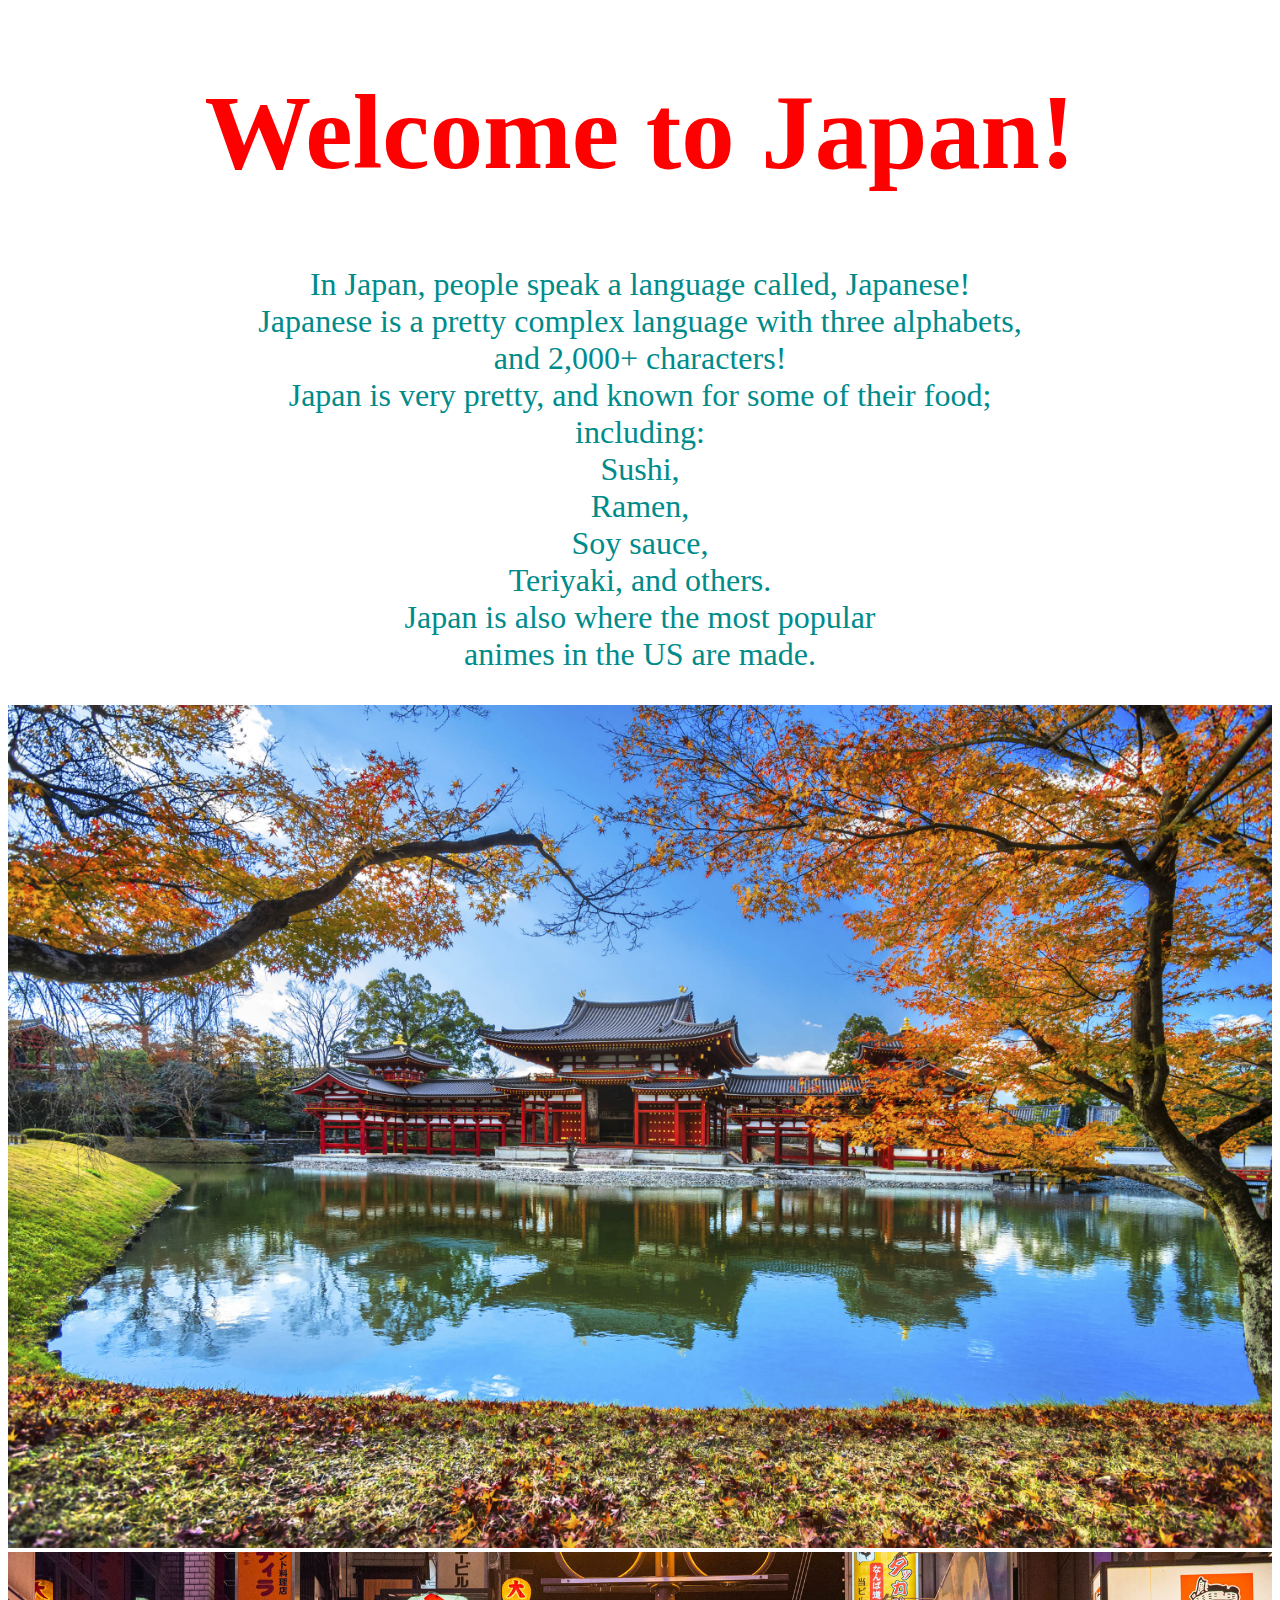
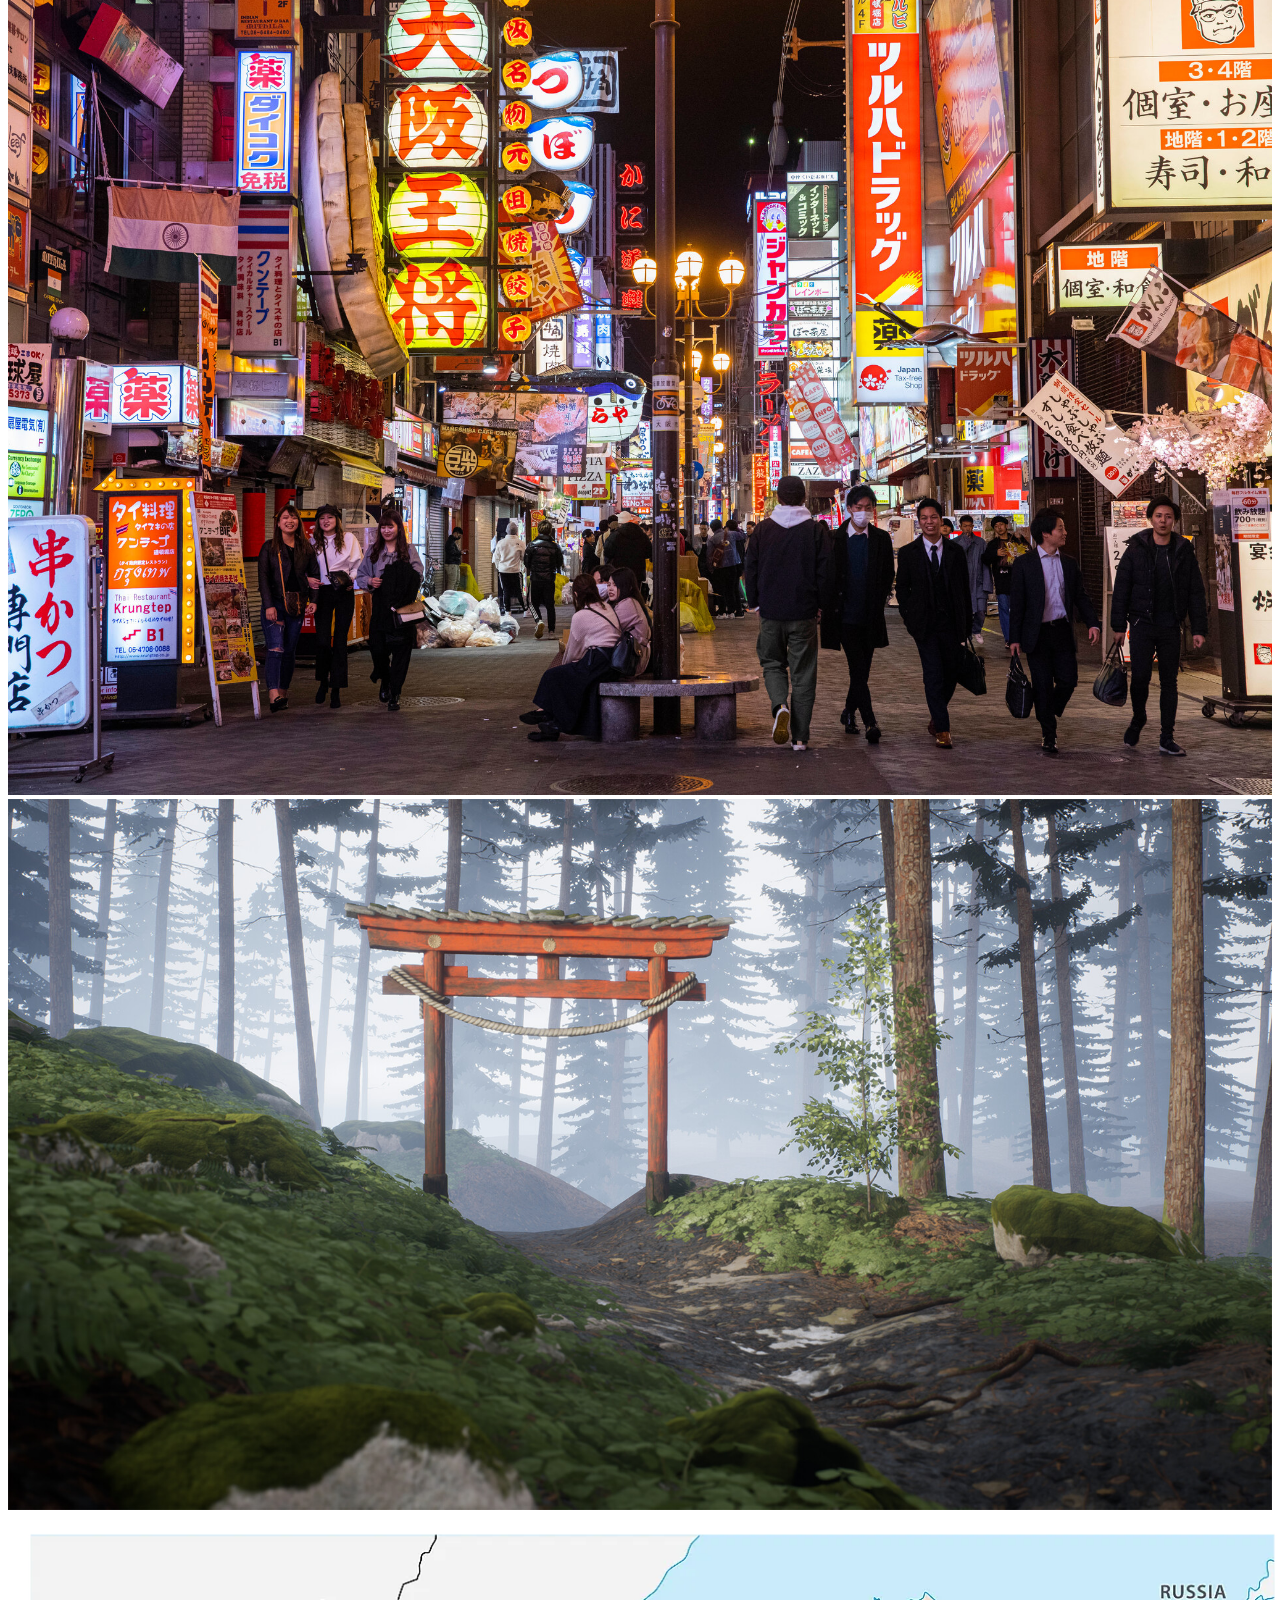
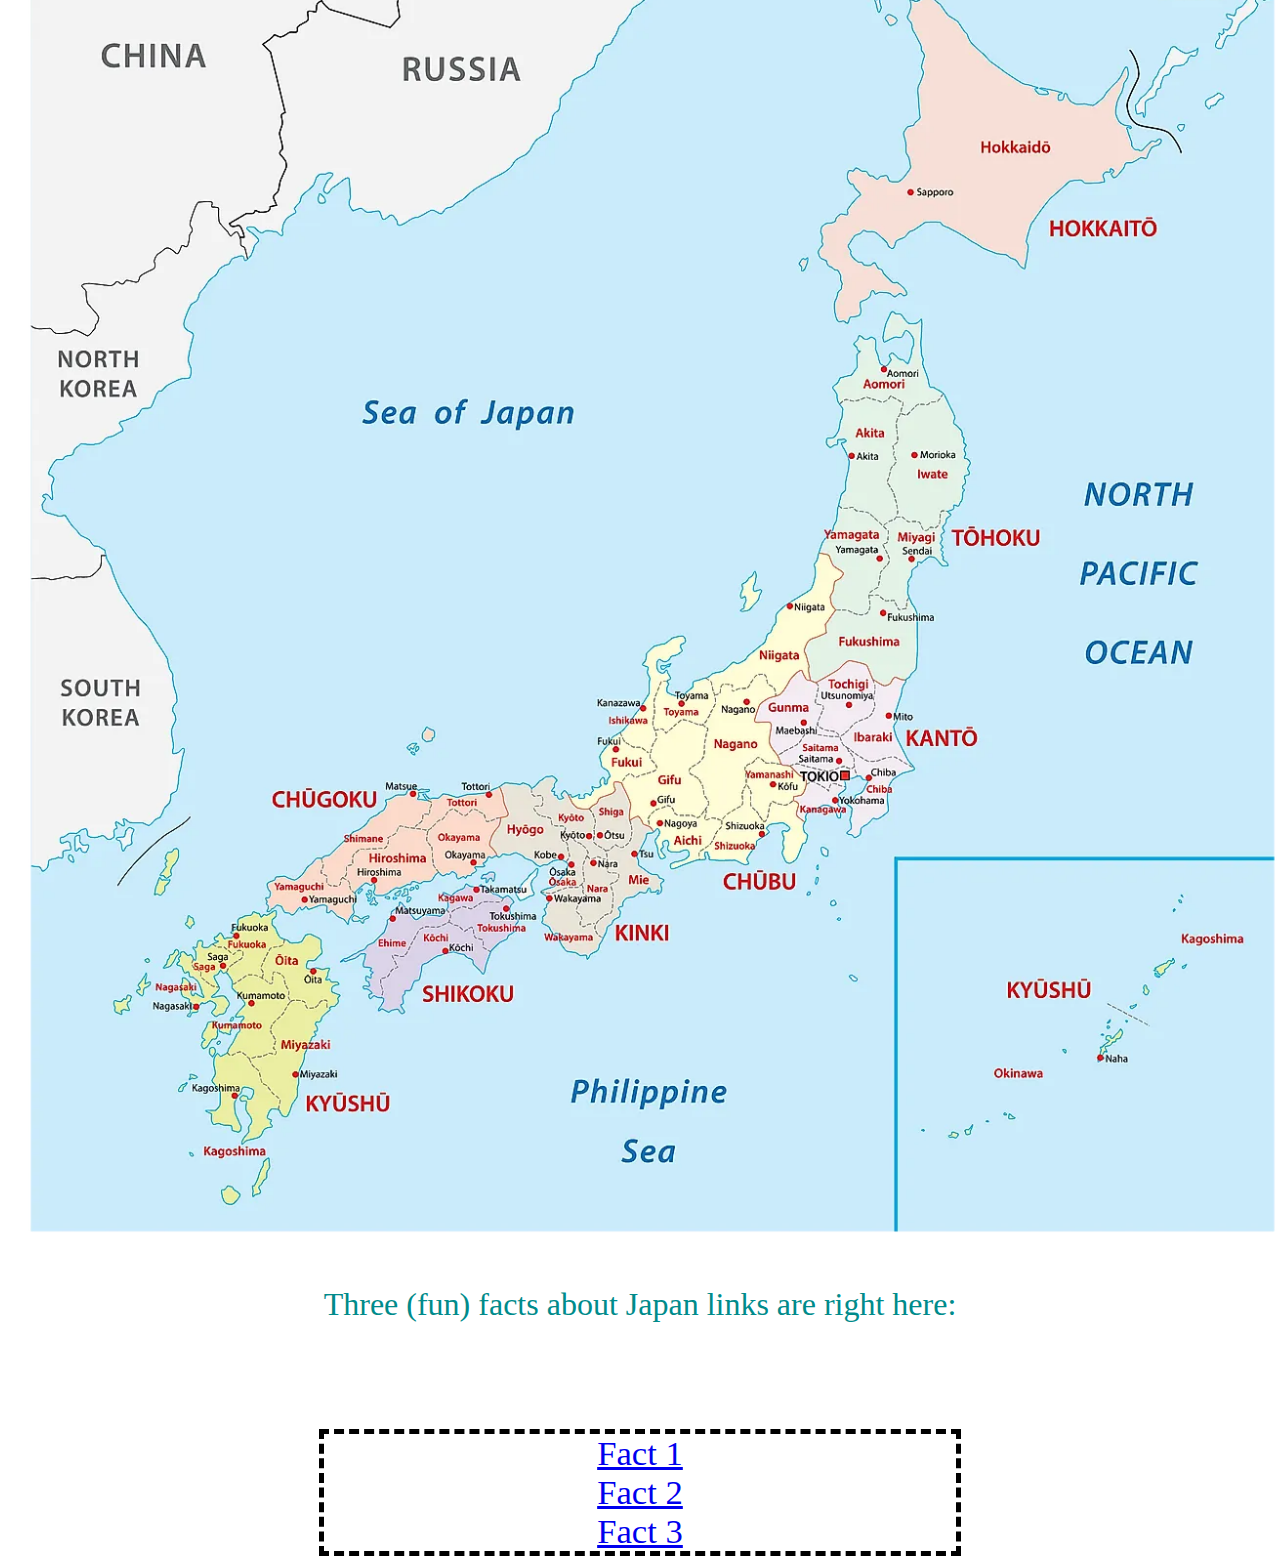
<file: index.html>
<!DOCTYPE html>

<html>
    <head>
        <title>
            Japan
        </title>

        <link rel="stylesheet" href="styles.css">

    </head>

    <body>
        <h1 class="welcometojapan">
            Welcome to Japan!
        </h1>

<p>
    In Japan, people speak a language called, Japanese! <br>
    Japanese is a pretty complex language with three alphabets, <br> and 2,000+ characters! <br>
    Japan is very pretty, and known for some of their food; <br>
    including: <br>
    Sushi, <br>
    Ramen, <br>
    Soy sauce, <br>
    Teriyaki, and others. <br>
    Japan is also where the most popular <br>
    animes in the US are made. 
    
</p>
    <img id= "pic1" src="Images/picofjapan3.jpg" alt="">
    <img id= "pic2" src="Images/picofjapan1.jpg" alt="">
    <img id= "pic3" src="Images/picofjapan2.jpg" alt="">
    <img id= "mapofjapan" src="Images/mapofjapan.webp" alt="">
<p>
    Three (fun) facts about Japan links are right here: <br> 
    <br> <br>
     
</p>

    <ul>
        <li><a href="fact1.html">Fact 1</a></li> <br>
        <li><a href="fact2.html">Fact 2</a></li> <br>
        <li><a href="fact3.html">Fact 3</a></li>
    </ul>

    </body>

</html>
</file>
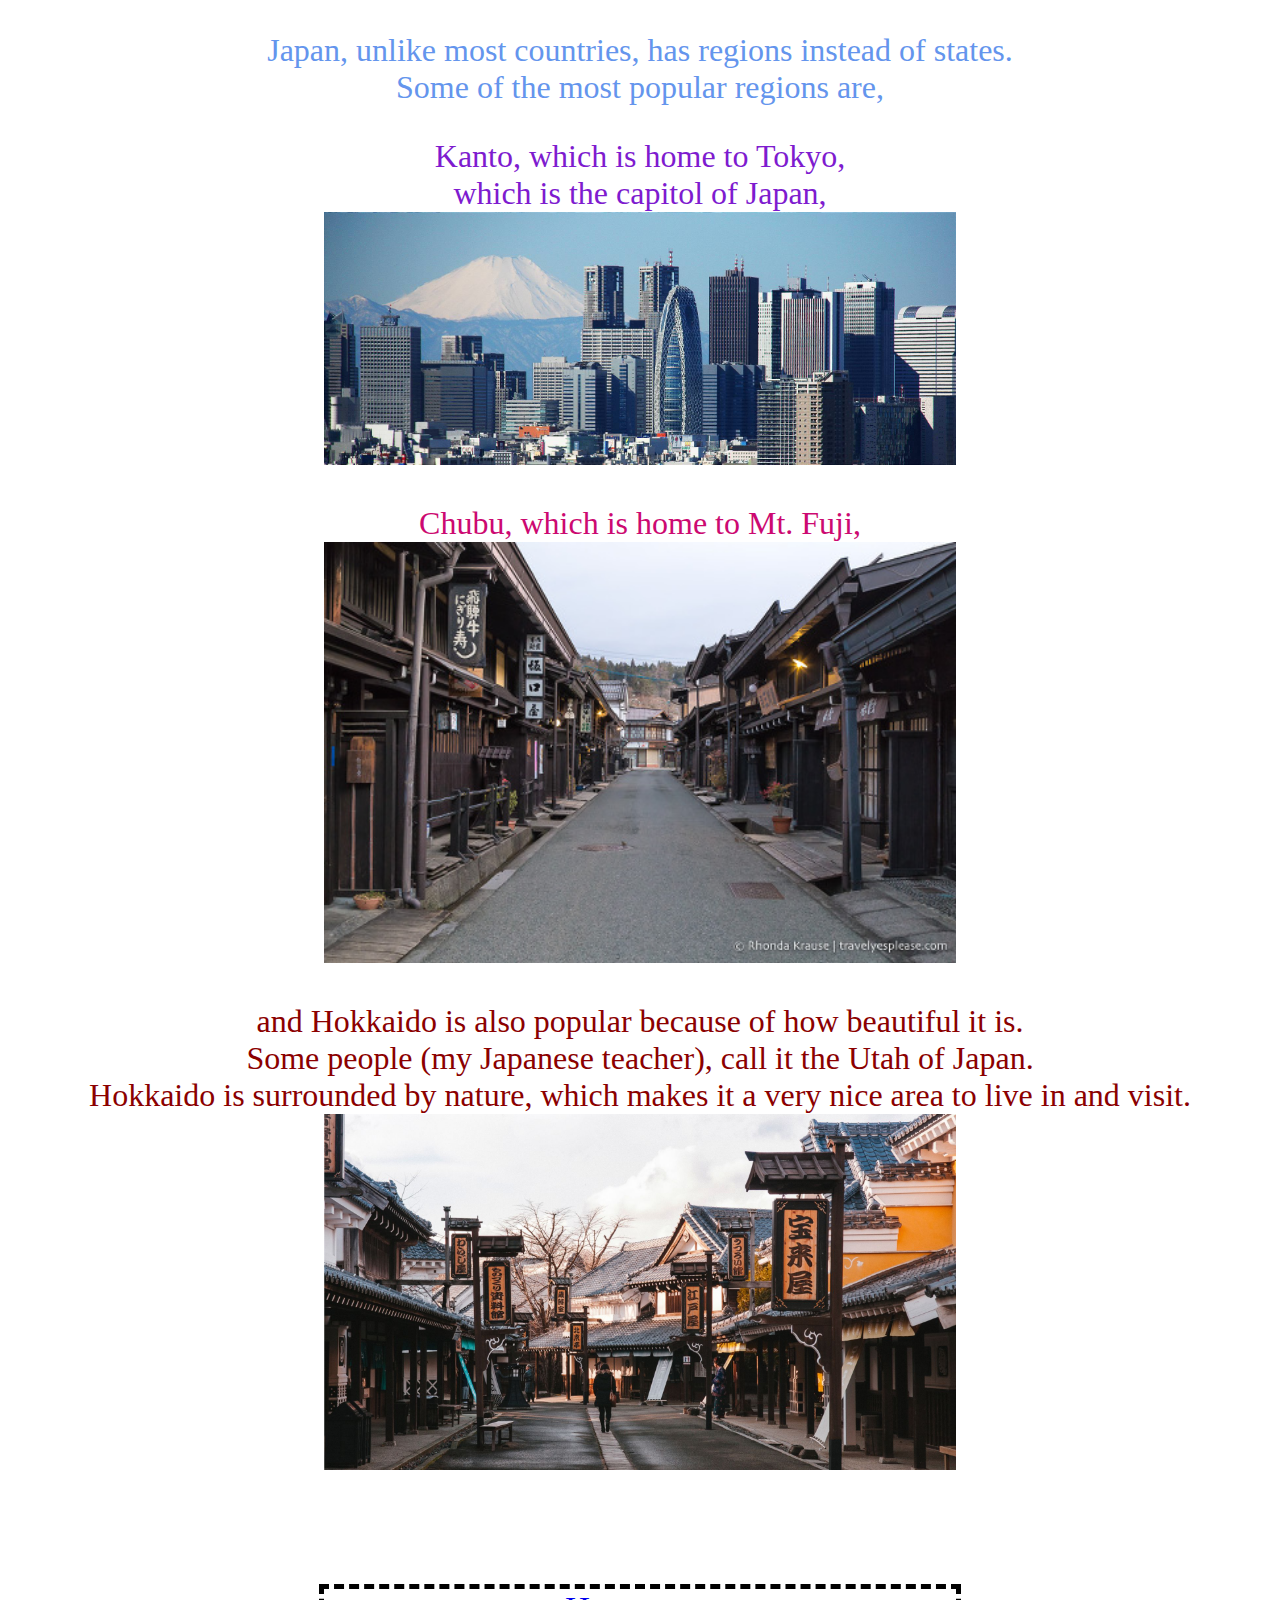
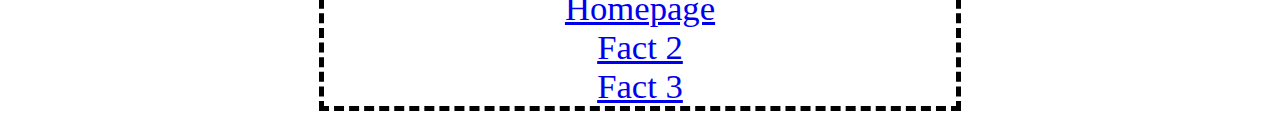
<file: fact1.html>
<!DOCTYPE html>
<html>

<head>
    <title>
        Fact about Japan number one!
    </title>

    <link rel="stylesheet" href="styles.css">
</head>


<body>
    <p id="fact1" class="fact1">
        Japan, unlike most countries, has regions instead of states. <br>
        Some of the most popular regions are, <br>
    </p>
    <p class="kantoregion">
         Kanto, which is home to Tokyo, <br>
         which is the capitol of Japan, <br>
         <img src="Images/kantoregion.jpg" alt="">
    </p>
    <p class="tohokuregion">
        Chubu, which is home to Mt. Fuji, <br>
        <img src="Images/chuburegion.jpg" alt="">
    </p>
     <p class="hokkaidoregion">
         and Hokkaido is also popular because of how beautiful it is. <br>
         Some people (my Japanese teacher), call it the Utah of Japan. <br>
         Hokkaido is surrounded by nature, which makes it a very nice area to live in and visit. <br>
         <img src="Images/hokkaidoregion.jpg" alt=""> <br> <br> <br>
    </p>
    
    <ul>
        <li><a href="index.html">Homepage</a></li> <br>
        <li><a href="fact2.html">Fact 2</a></li> <br>
        <li><a href="fact3.html">Fact 3</a></li> <br>
    </ul>
        
</body>

</html>
</file>
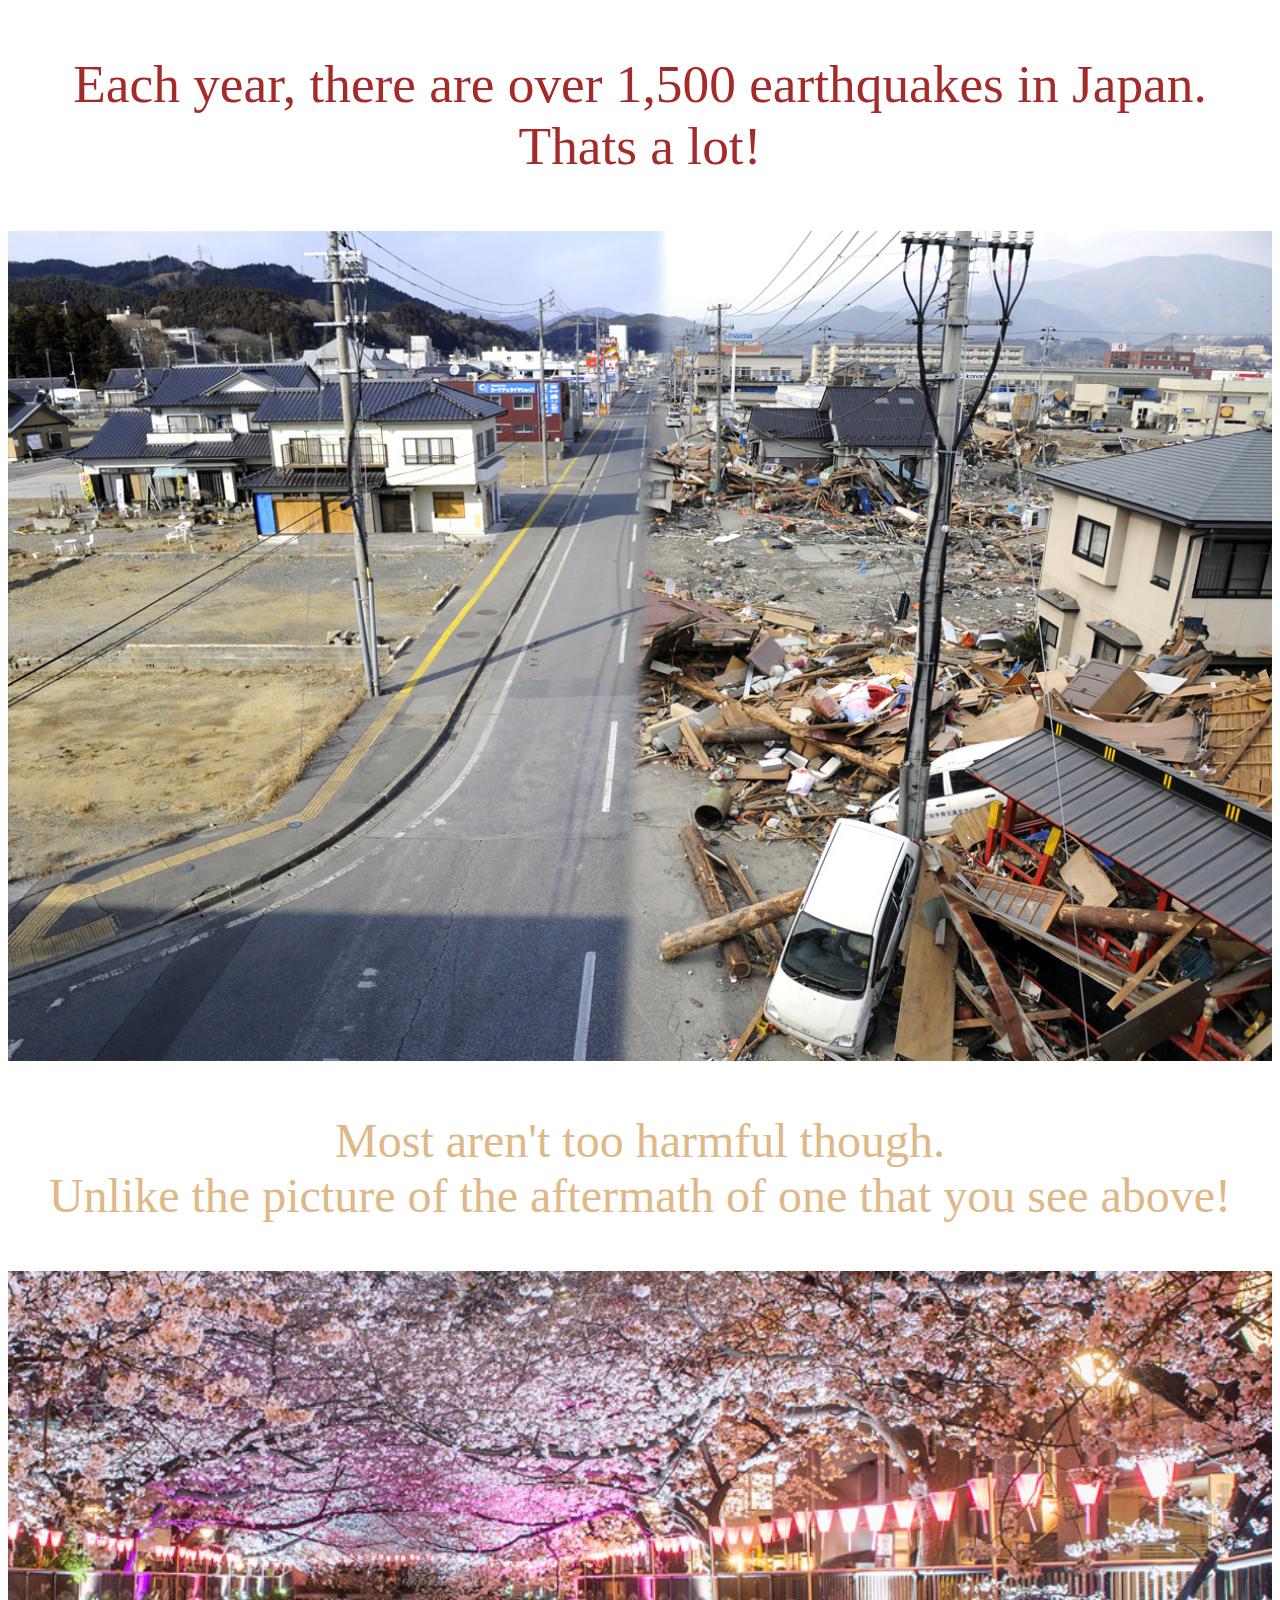
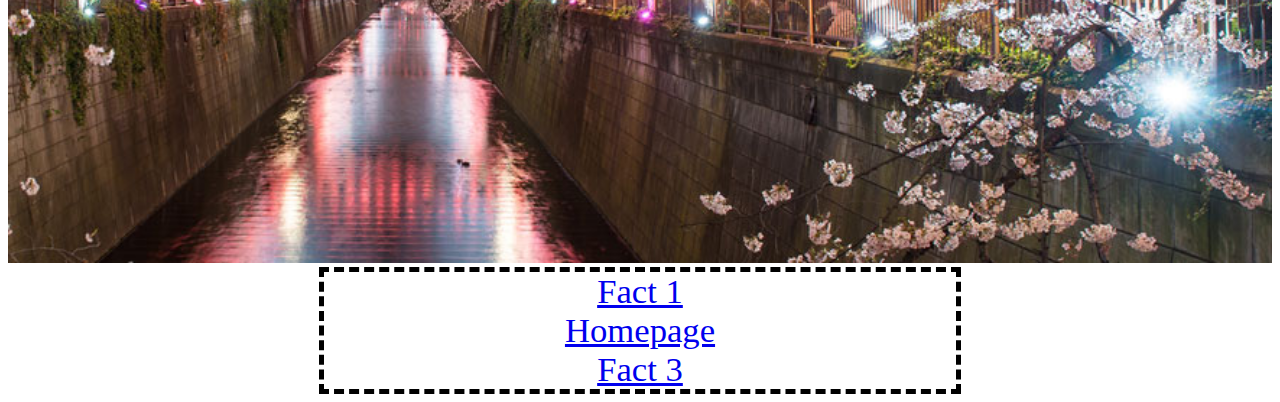
<file: fact2.html>
<!DOCTYPE html>

<html>
    <link rel="stylesheet" href="styles.css">
<body>


    <title>
        Fact about Japan two!
    </title>
    
    <p class="fact2">
        Each year, there are over 1,500 earthquakes in Japan. <br>
        Thats a lot! 
    </p>
    <img src="Images/picofjapanfact2.1.jpg" alt="" class="picofjapanfact21"> <br>
    <p class="fact21">
        Most aren't too harmful though. <br>
        Unlike the picture of the aftermath of one that you see above!
    </p>
    
    <img src="Images/picofjapanfact2.jpg" alt="" class="picofjapanfact2">

    <ul>
        <li><a href="fact1.html">Fact 1</a></li> <br>
        <li><a href="index.html">Homepage</a></li> <br>
        <li><a href="fact3.html">Fact 3</a></li> <br>
    </ul>
</body>


</html>
</file>
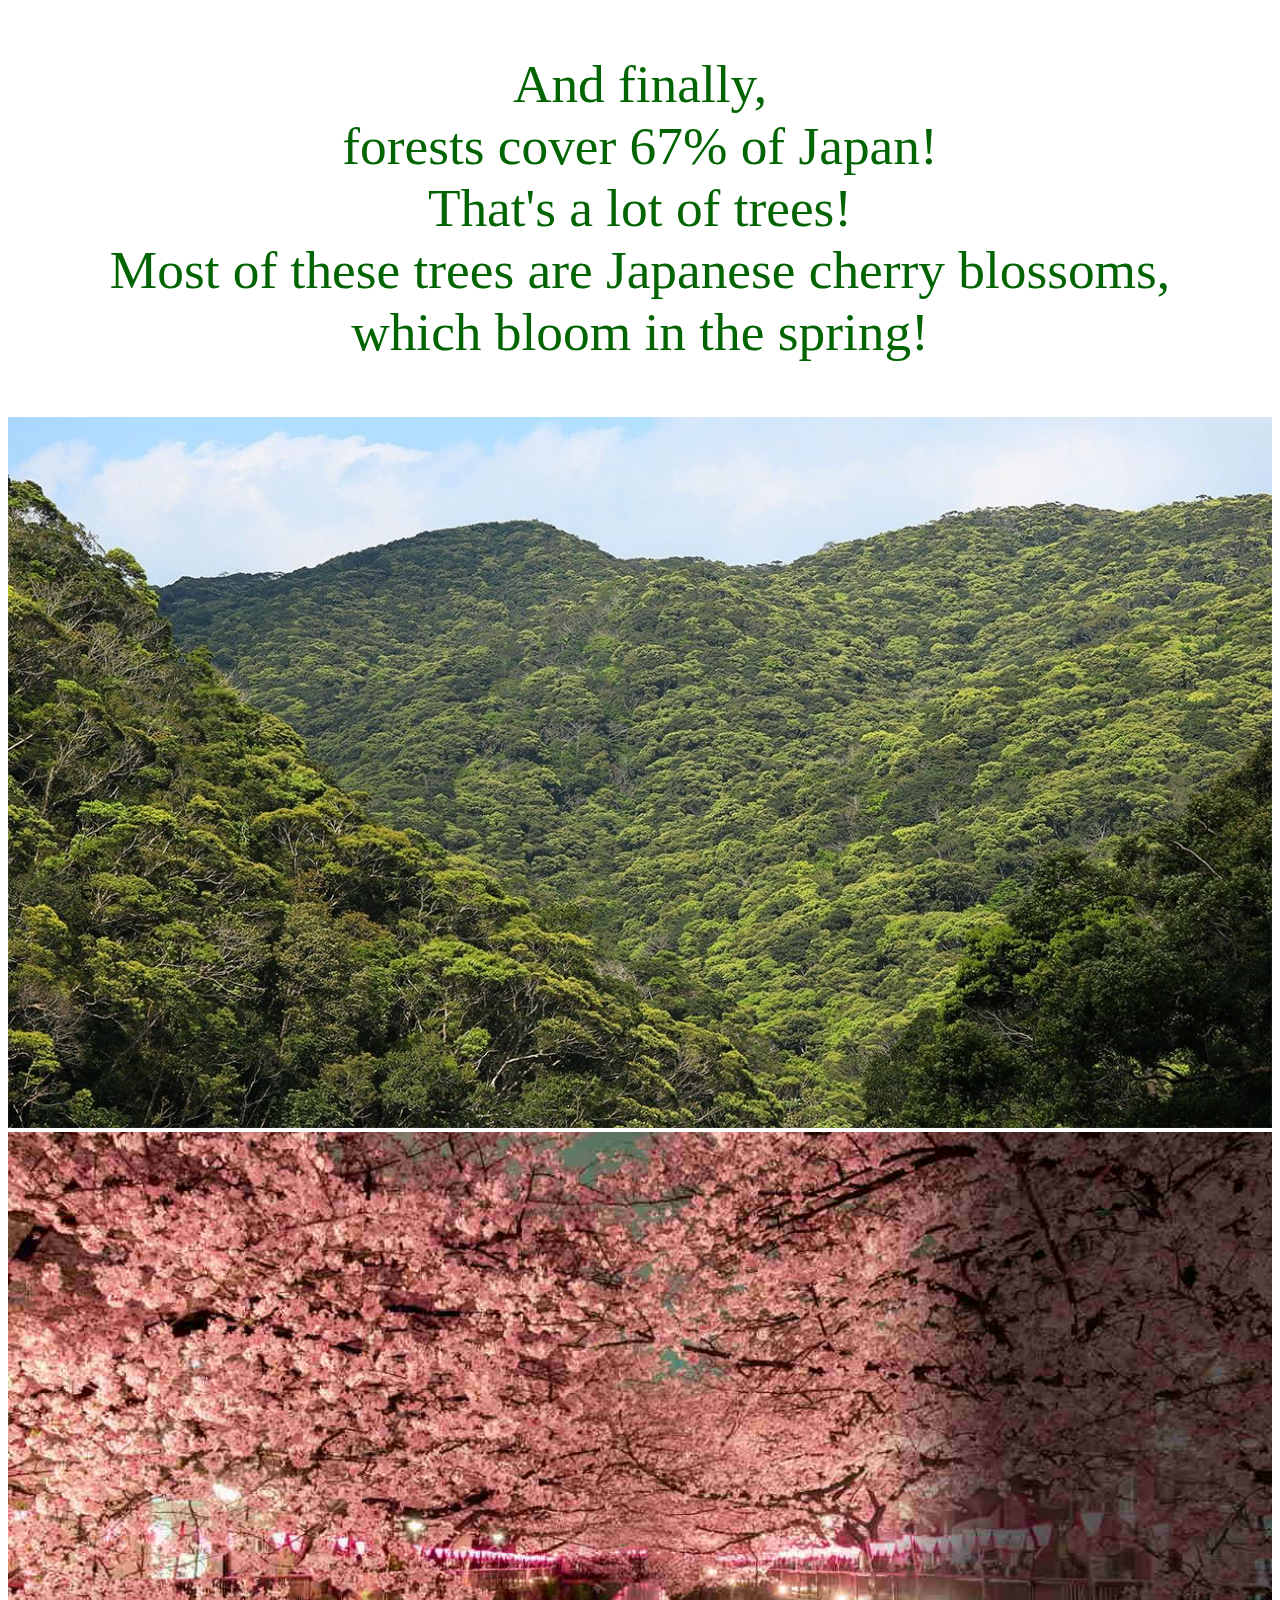
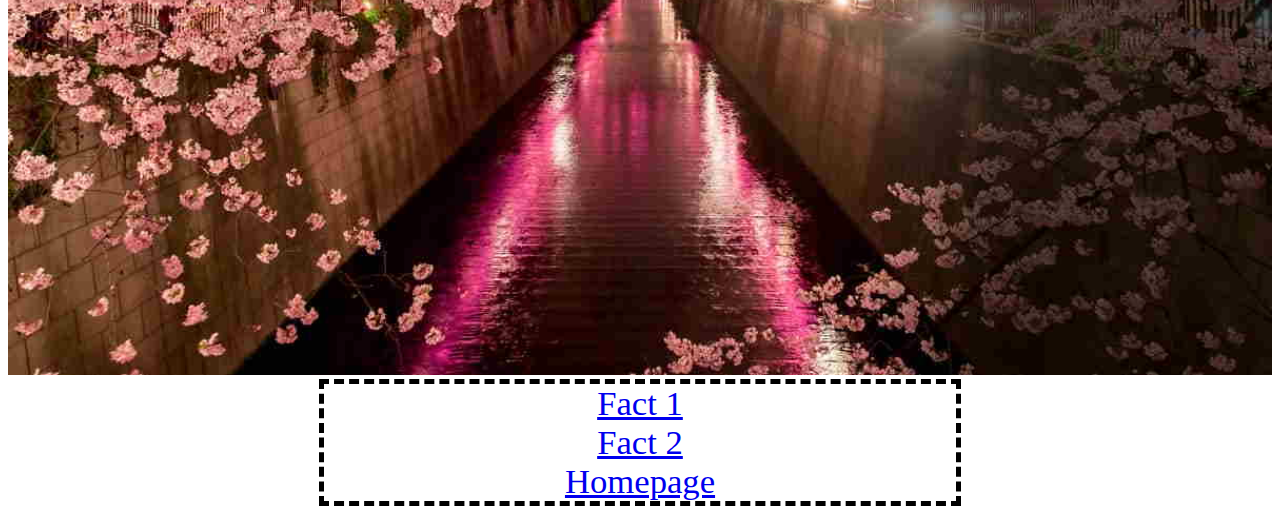
<file: fact3.html>
<!DOCTYPE html>

<html>
    <link rel="stylesheet" href="styles.css">
    <body>
    
    <title>
        Fact about Japan three!
    </title>
<head>
<p class="fact3">
    And finally, <br> 
    forests cover 67% of Japan! <br>
     That's a lot of trees! <br>
     Most of these trees are Japanese cherry blossoms, <br>
    which bloom in the spring! <br>
       </p>
</head>
    <img src="Images/picofjapanfact3.jpg" alt="" class="picofjapanfact3"> <br>
    <img src="Images/picofjapanfact3.1.jpg" alt="" class="picofjapanfact3">

    <ul>
        <li><a href="fact1.html">Fact 1</a></li> <br>
        <li><a href="fact2.html">Fact 2</a></li> <br>
        <li><a href="index.html">Homepage</a></li> <br>
    </ul>

    </body>


</html>
</file>
<file: styles.css>
.welcometojapan {
    font-size: 80pt;
    text-align: center;
    color: red;
}

p {
    font-size: 24pt;
    color: darkcyan;
    text-align: center;
}
img {
    height: 50%;
    width: 50%;
}

.mapofjapan {
    width: 50%;
    height: 50%;
}

#pic1 {
    height: 80%;
    width: 100%;
}

#pic2 {
    height: 80%;
    width: 100%;
}

#pic3 {
    height: 80%;
    width: 100%;
}

#mapofjapan {
    height: 80%;
    width: 102%;
}

.fact1 {
    color: cornflowerblue;
}

.fact2 {
    color:brown;
    font-size: 40pt;
    text-align: center;
}

.fact21 {
    color:burlywood;
    font-size: 36pt;
}

.picofjapanfact1 {
    height: 80%;
    width: 60%;
}

.picofjapanfact2 {
    height: 80%;
    width: 100%;
}

.picofjapanfact21 {
    height: 100%; 
    width: 100%;
}

.picofjapanfact3 {
    height: 80%;
    width: 100%;
}

.fact3 {
    font-size: 40pt;
    text-align: center;
    color:darkgreen;
}

.links {
    font-size: 24pt;
    text-align: center;
}

.kantoregion {
    font-size: 24pt;
    color:rgb(126, 27, 207);
    text-align: center;
}

.hokkaidoregion {
    font-size: 24pt;
    color: darkred;
    text-align: center;
}

.tohokuregion {
    font-size: 24pt;
    color: rgb(204, 9, 113);
    text-align: center;
}

ul {

    border: 5px dashed;

    text-align: center;
    list-style: none;
    width: 50%;
    margin: auto;
    padding-left: 0;
}

ul li {
    display: inline-block;
    font-size: 26pt;
}
</file>
